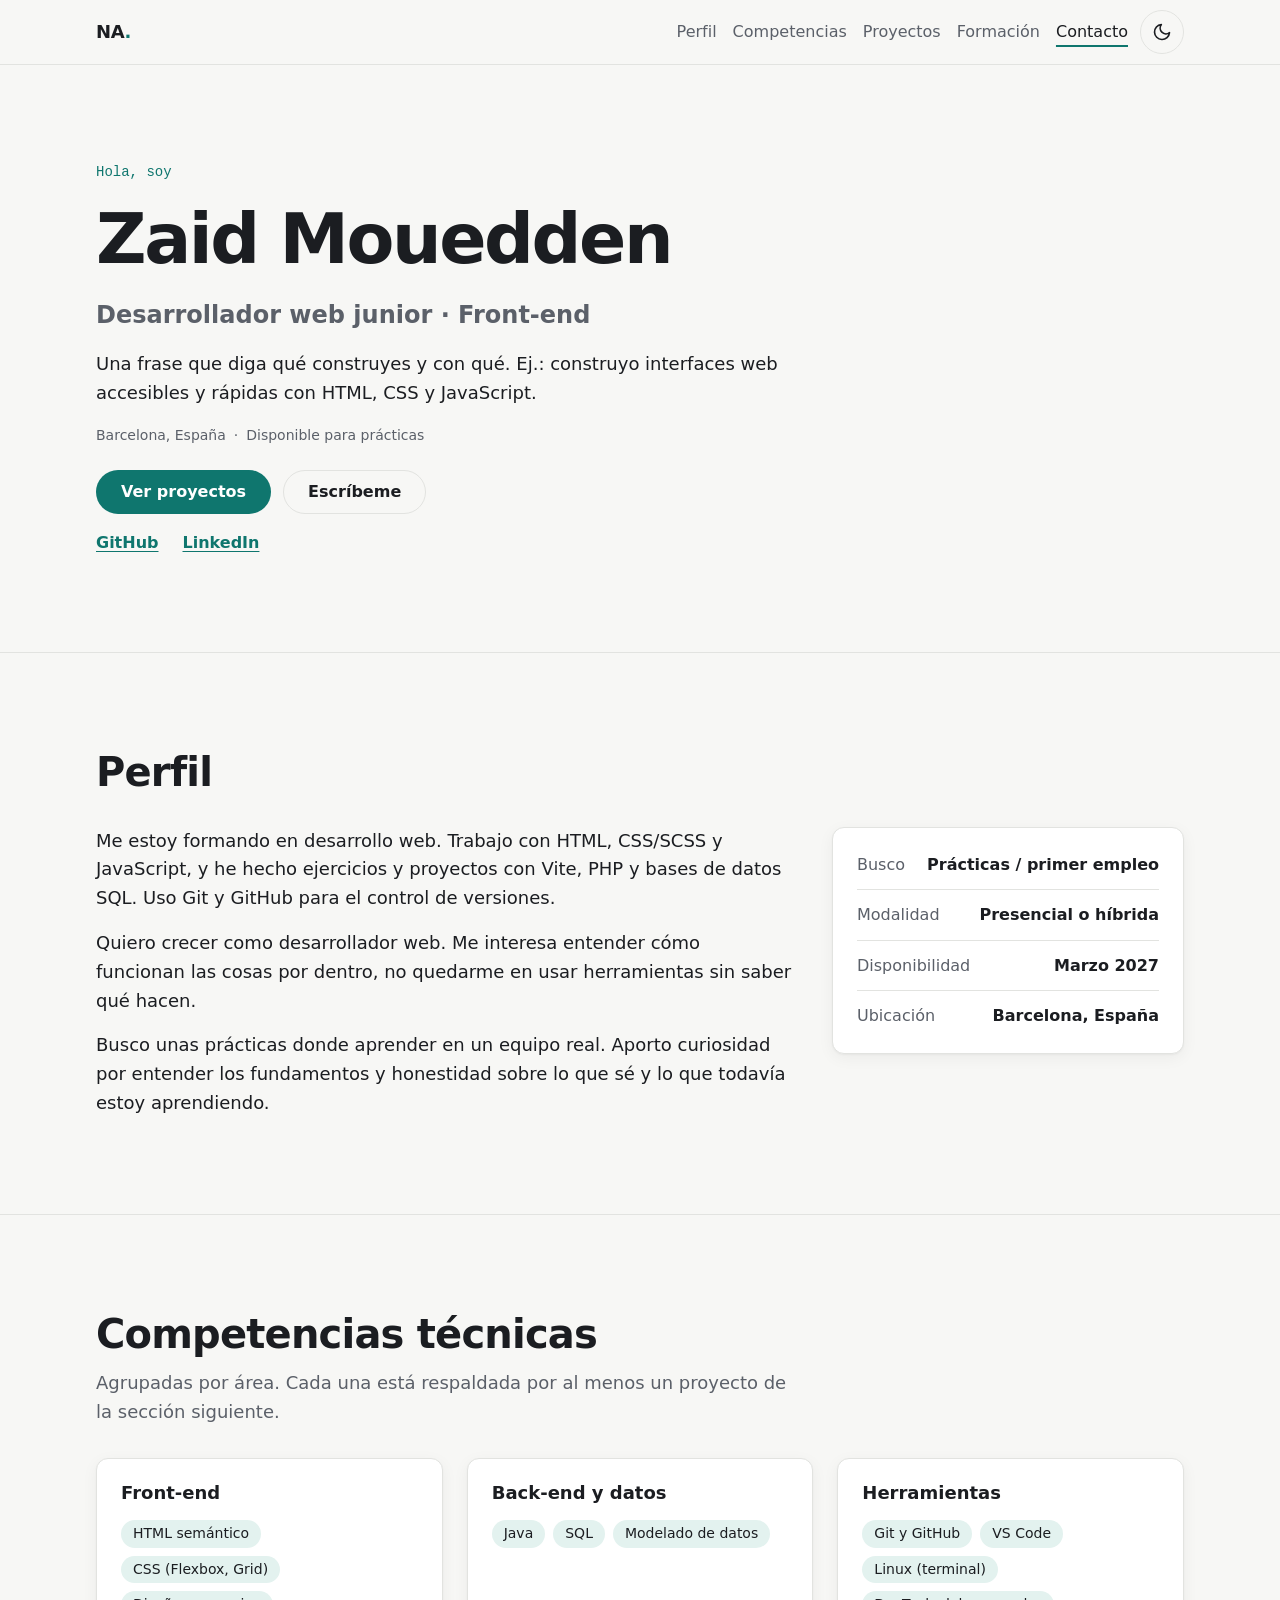
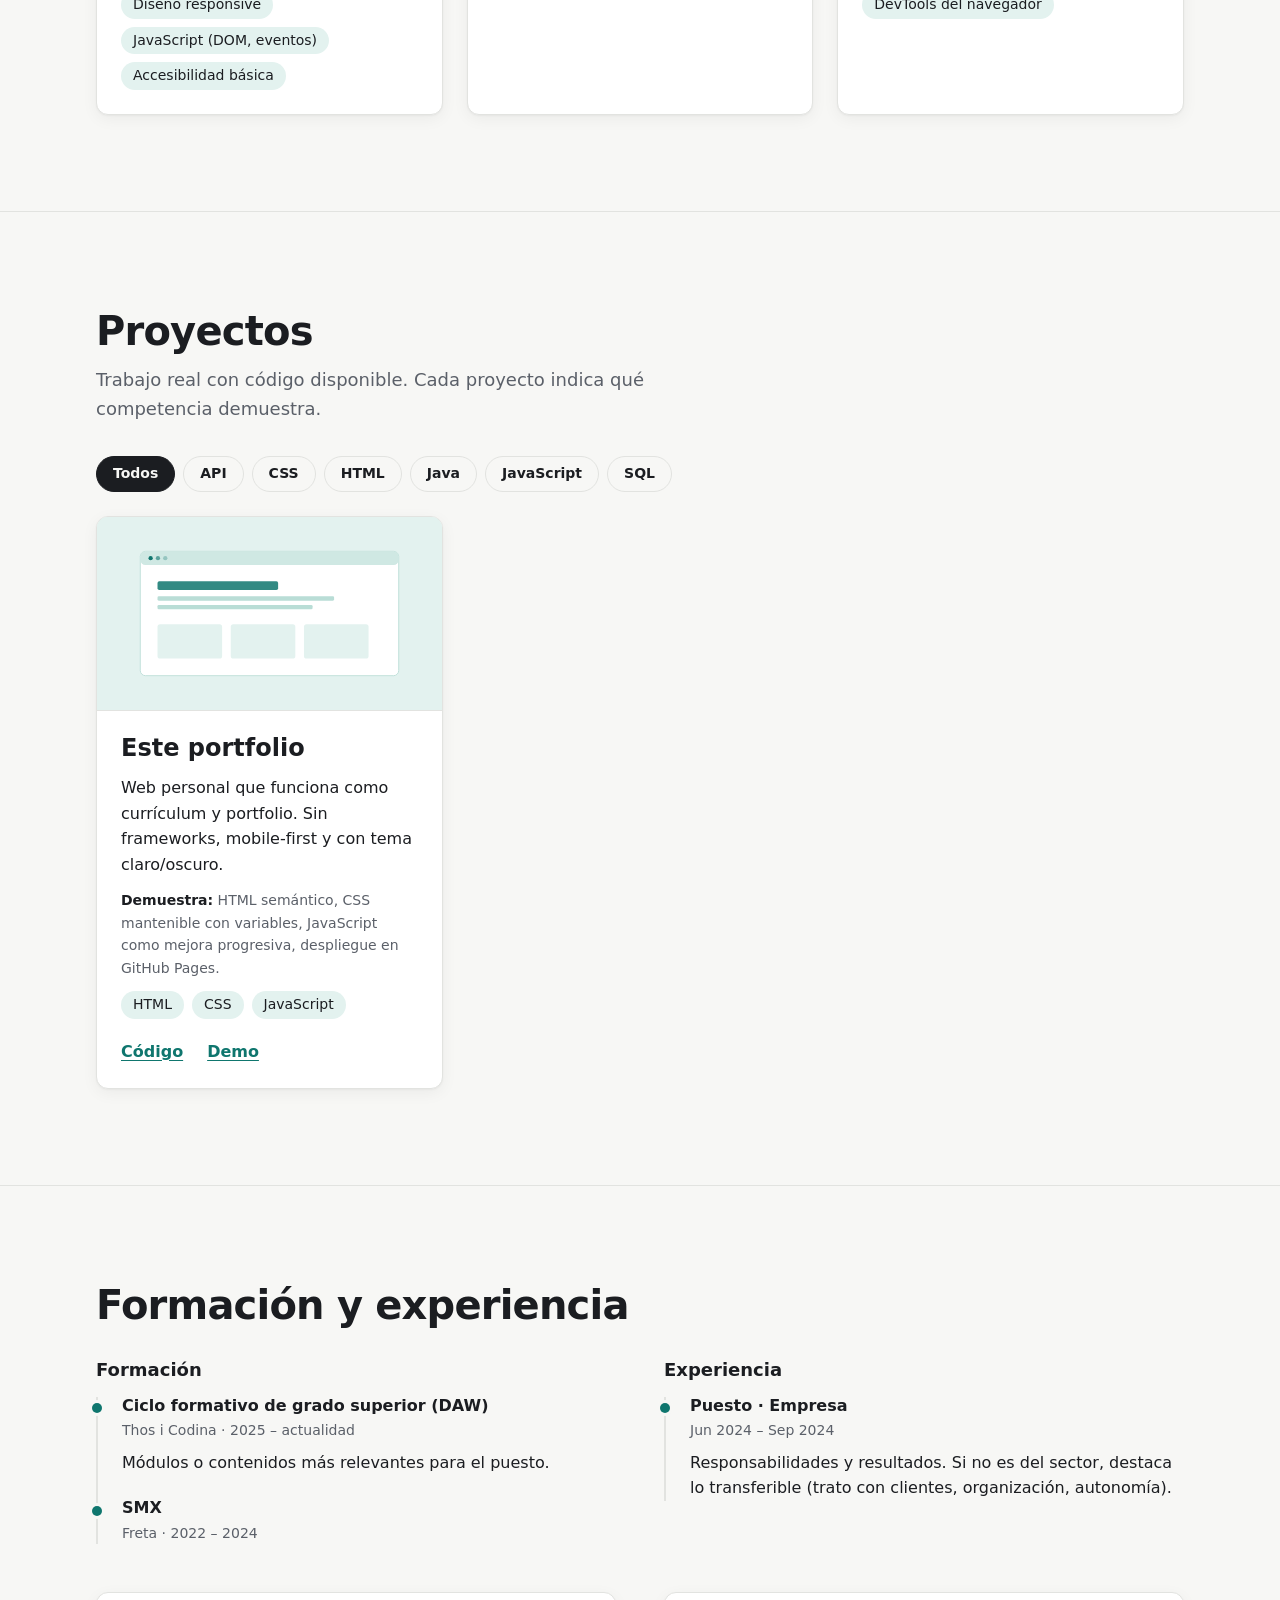
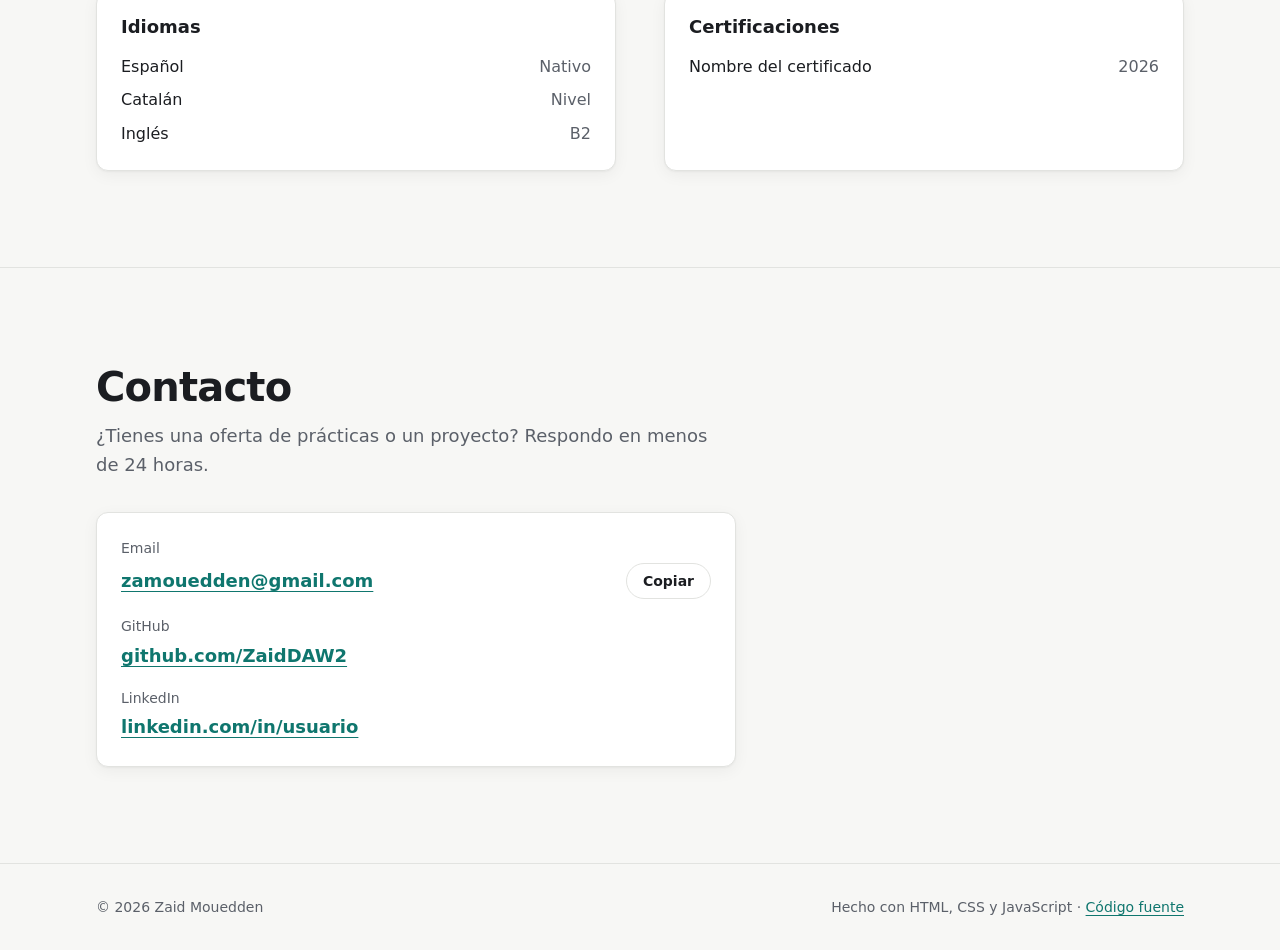
<file: portfolio/index.html>
<!doctype html>
<html lang="es">
<head>
  <meta charset="utf-8">
  <meta name="viewport" content="width=device-width, initial-scale=1">

  <!-- TODO: nombre, rol y descripción reales -->
  <title>Zaid Mouedden · Desarrollador web junior</title>
  <meta name="description" content="Portfolio y currículum de Nombre Apellido, desarrollador web junior: competencias, proyectos reales y contacto.">
  <meta name="author" content="Nombre Apellido">

  <meta property="og:type" content="website">
  <meta property="og:title" content="Nombre Apellido · Desarrollador web junior">
  <meta property="og:description" content="Competencias, proyectos reales y contacto.">
  <meta property="og:url" content="https://usuario.github.io/portfolio/">

  <meta name="color-scheme" content="light dark">
  <link rel="icon" href="assets/favicon.svg" type="image/svg+xml">

  <!-- Se ejecuta antes de pintar: activa las mejoras JS y aplica el tema sin parpadeo -->
  <script>
    (function () {
      var root = document.documentElement;
      root.classList.add("js");
      var theme = null;
      try { theme = localStorage.getItem("theme"); } catch (e) { /* almacenamiento bloqueado */ }
      if (theme !== "light" && theme !== "dark") {
        theme = window.matchMedia("(prefers-color-scheme: dark)").matches ? "dark" : "light";
      }
      root.dataset.theme = theme;
    })();
  </script>

  <link rel="stylesheet" href="css/tokens.css">
  <link rel="stylesheet" href="css/base.css">
  <link rel="stylesheet" href="css/layout.css">
  <link rel="stylesheet" href="css/components.css">
  <link rel="stylesheet" href="css/sections.css">
  <script src="js/main.js" defer></script>
</head>

<body>
  <a class="skip-link" href="#main">Saltar al contenido</a>

  <!-- ===================== CABECERA ===================== -->
  <header class="site-header">
    <div class="container site-header__inner">
      <a class="site-logo" href="#inicio">
        <span class="visually-hidden">Nombre Apellido, inicio</span>
        <span aria-hidden="true">NA<span class="site-logo__dot">.</span></span>
      </a>

      <nav class="site-nav" id="site-nav" aria-label="Principal">
        <ul class="site-nav__list">
          <li><a href="#perfil">Perfil</a></li>
          <li><a href="#competencias">Competencias</a></li>
          <li><a href="#proyectos">Proyectos</a></li>
          <li><a href="#formacion">Formación</a></li>
          <li><a href="#contacto">Contacto</a></li>
        </ul>
      </nav>

      <button class="icon-btn theme-toggle" type="button" aria-label="Tema oscuro" aria-pressed="false">
        <svg class="icon icon-moon" viewBox="0 0 24 24" width="20" height="20" aria-hidden="true" focusable="false">
          <path d="M21 12.8A9 9 0 1 1 11.2 3a7 7 0 0 0 9.8 9.8z"/>
        </svg>
        <svg class="icon icon-sun" viewBox="0 0 24 24" width="20" height="20" aria-hidden="true" focusable="false">
          <circle cx="12" cy="12" r="4"/>
          <path d="M12 2v2M12 20v2M4.9 4.9l1.4 1.4M17.7 17.7l1.4 1.4M2 12h2M20 12h2M4.9 19.1l1.4-1.4M17.7 6.3l1.4-1.4"/>
        </svg>
      </button>

      <button class="icon-btn menu-toggle" type="button" aria-expanded="false" aria-controls="site-nav">
        <span class="menu-toggle__bars" aria-hidden="true"></span>
        <span class="visually-hidden">Menú</span>
      </button>
    </div>
  </header>

  <main id="main">

    <!-- ===================== PRESENTACIÓN ===================== -->
    <section class="hero" id="inicio" aria-labelledby="hero-title">
      <div class="container hero__inner">
        <div class="hero__text">
          <p class="hero__eyebrow">Hola, soy</p>
          <h1 class="hero__title" id="hero-title">Zaid Mouedden</h1>
          <p class="hero__role">Desarrollador web junior · Front-end</p>
          <p class="hero__lead">
            Una frase que diga qué construyes y con qué. Ej.: construyo interfaces web
            accesibles y rápidas con HTML, CSS y JavaScript.
          </p>
          <p class="hero__meta">
            <span>Barcelona, España</span>
            <span aria-hidden="true">·</span>
            <span>Disponible para prácticas</span>
          </p>

          <div class="hero__actions">
            <a class="btn btn--primary" href="#proyectos">Ver proyectos</a>
            <a class="btn btn--ghost" href="mailto:tu.email@ejemplo.com">Escríbeme</a>
          </div>

          <ul class="social-list" aria-label="Perfiles externos">
            <li><a href="https://github.com/usuario" rel="me noopener" target="_blank">GitHub</a></li>
            <li><a href="https://www.linkedin.com/in/usuario" rel="me noopener" target="_blank">LinkedIn</a></li>
            <!-- Descomenta cuando subas tu CV a assets/cv.pdf -->
            <!-- <li><a href="assets/cv.pdf" download>CV en PDF</a></li> -->
          </ul>
        </div>

        <!-- Foto opcional: descomenta y añade assets/img/foto.webp (cuadrada, ~600px).
             El diseño pasa a dos columnas automáticamente. -->
        <!--
        <figure class="hero__photo">
          <img src="assets/img/foto.webp" alt="Retrato de Nombre Apellido" width="600" height="600">
        </figure>
        -->
      </div>
    </section>

    <!-- ===================== PERFIL ===================== -->
    <section class="section" id="perfil" aria-labelledby="perfil-title">
      <div class="container">
        <header class="section__header">
          <h2 class="section__title" id="perfil-title">Perfil</h2>
        </header>

        <div class="profile">
          <div class="profile__text">
            <p>Me estoy formando en desarrollo web. Trabajo con HTML, CSS/SCSS y JavaScript, y he hecho ejercicios y proyectos con Vite, PHP y bases de datos SQL. Uso Git y GitHub para el control de versiones.</p>
            <p>Quiero crecer como desarrollador web. Me interesa entender cómo funcionan las cosas por dentro, no quedarme en usar herramientas sin saber qué hacen.</p>
            <p>Busco unas prácticas donde aprender en un equipo real. Aporto curiosidad por entender los fundamentos y honestidad sobre lo que sé y lo que todavía estoy aprendiendo.</p>
          </div>

          <dl class="facts card">
            <div class="facts__row">
              <dt>Busco</dt>
              <dd>Prácticas / primer empleo</dd>
            </div>
            <div class="facts__row">
              <dt>Modalidad</dt>
              <dd>Presencial o híbrida</dd>
            </div>
            <div class="facts__row">
              <dt>Disponibilidad</dt>
              <dd><time datetime="2027-03">Marzo 2027</time></dd>
            </div>
            <div class="facts__row">
              <dt>Ubicación</dt>
              <dd>Barcelona, España</dd>
            </div>
          </dl>
        </div>
      </div>
    </section>

    <!-- ===================== COMPETENCIAS ===================== -->
    <!-- Regla del enunciado: deja solo lo que puedas explicar o demostrar con un proyecto. -->
    <section class="section" id="competencias" aria-labelledby="competencias-title">
      <div class="container">
        <header class="section__header">
          <h2 class="section__title" id="competencias-title">Competencias técnicas</h2>
          <p class="section__intro">Agrupadas por área. Cada una está respaldada por al menos un proyecto de la sección siguiente.</p>
        </header>

        <div class="grid skills">
          <article class="card skill-group">
            <h3 class="skill-group__title">Front-end</h3>
            <ul class="tag-list">
              <li class="tag">HTML semántico</li>
              <li class="tag">CSS (Flexbox, Grid)</li>
              <li class="tag">Diseño responsive</li>
              <li class="tag">JavaScript (DOM, eventos)</li>
              <li class="tag">Accesibilidad básica</li>
            </ul>
          </article>

          <article class="card skill-group">
            <h3 class="skill-group__title">Back-end y datos</h3>
            <ul class="tag-list">
              <li class="tag">Java</li>
              <li class="tag">SQL</li>
              <li class="tag">Modelado de datos</li>
            </ul>
          </article>

          <article class="card skill-group">
            <h3 class="skill-group__title">Herramientas</h3>
            <ul class="tag-list">
              <li class="tag">Git y GitHub</li>
              <li class="tag">VS Code</li>
              <li class="tag">Linux (terminal)</li>
              <li class="tag">DevTools del navegador</li>
            </ul>
          </article>
        </div>
      </div>
    </section>

    <!-- ===================== PROYECTOS ===================== -->
    <section class="section" id="proyectos" aria-labelledby="proyectos-title">
      <div class="container">
        <header class="section__header">
          <h2 class="section__title" id="proyectos-title">Proyectos</h2>
          <p class="section__intro">Trabajo real con código disponible. Cada proyecto indica qué competencia demuestra.</p>
        </header>

        <!-- Los botones de filtro se generan en JS a partir de los data-tags de cada proyecto -->
        <div class="filters" role="group" aria-label="Filtrar proyectos por tecnología" data-filters hidden></div>
        <p class="visually-hidden" aria-live="polite" data-filter-status></p>

        <div class="grid projects">
          <!--
            PLANTILLA DE PROYECTO — copia este <article> para añadir uno nuevo.
            data-tags: palabras en minúscula separadas por espacios; alimentan el filtro.
          -->
          <article class="card project" data-tags="html css javascript">
            <figure class="project__media">
              <img src="assets/img/project-placeholder.svg" alt="Captura de la página principal del portfolio" width="1600" height="900" loading="lazy">
            </figure>
            <div class="project__body">
              <h3 class="project__title">Este portfolio</h3>
              <p>Web personal que funciona como currículum y portfolio. Sin frameworks, mobile-first y con tema claro/oscuro.</p>
              <p class="project__proof"><strong>Demuestra:</strong> HTML semántico, CSS mantenible con variables, JavaScript como mejora progresiva, despliegue en GitHub Pages.</p>
              <ul class="tag-list" aria-label="Tecnologías">
                <li class="tag">HTML</li>
                <li class="tag">CSS</li>
                <li class="tag">JavaScript</li>
              </ul>
              <p class="project__links">
                <a href="https://github.com/ZaidDAW2/-DAW2_M08_ZaidMouedden/tree/portfolio">Código</a>
                <a href="https://zaiddaw2.github.io/-DAW2_M08_ZaidMouedden/#inicio">Demo</a>
              </p>
            </div>
          </article>

          <!-- Oculto hasta que desarrolle más proyectos -->
          
          <article class="card project" data-tags="javascript api" style="display: none;">
            <figure class="project__media">
              <img src="assets/img/project-placeholder.svg" alt="Captura del proyecto 2" width="1600" height="900" loading="lazy">
            </figure>
            <div class="project__body">
              <h3 class="project__title">Proyecto 2</h3>
              <p>Qué problema resuelve y para quién, en una o dos frases.</p>
              <p class="project__proof"><strong>Demuestra:</strong> la competencia concreta (p. ej. consumo de una API con fetch y gestión de errores).</p>
              <ul class="tag-list" aria-label="Tecnologías">
                <li class="tag">JavaScript</li>
                <li class="tag">API REST</li>
              </ul>
              <p class="project__links">
                <a href="https://github.com/usuario/proyecto-2">Código</a>
              </p>
            </div>
          </article>

          <article class="card project" data-tags="java sql" style="display: none;">
            <figure class="project__media">
              <img src="assets/img/project-placeholder.svg" alt="Captura del proyecto 3" width="1600" height="900" loading="lazy">
            </figure>
            <div class="project__body">
              <h3 class="project__title">Proyecto 3</h3>
              <p>Qué problema resuelve y para quién, en una o dos frases.</p>
              <p class="project__proof"><strong>Demuestra:</strong> la competencia concreta (p. ej. acceso a base de datos desde Java).</p>
              <ul class="tag-list" aria-label="Tecnologías">
                <li class="tag">Java</li>
                <li class="tag">SQL</li>
              </ul>
              <p class="project__links">
                <a href="https://github.com/usuario/proyecto-3">Código</a>
              </p>
            </div>
          </article>
        </div>
      </div>
    </section>

    <!-- ===================== FORMACIÓN Y EXPERIENCIA ===================== -->
    <section class="section" id="formacion" aria-labelledby="formacion-title">
      <div class="container">
        <header class="section__header">
          <h2 class="section__title" id="formacion-title">Formación y experiencia</h2>
        </header>

        <div class="grid resume">
          <div class="resume__col">
            <h3 class="resume__title">Formación</h3>
            <ol class="timeline">
              <li class="timeline__item">
                <h4 class="timeline__title">Ciclo formativo de grado superior (DAW)</h4>
                <p class="timeline__meta">
                  Thos i Codina · <time datetime="2025">2025</time> – actualidad
                </p>
                <p class="timeline__desc">Módulos o contenidos más relevantes para el puesto.</p>
              </li>
              <li class="timeline__item">
                <h4 class="timeline__title">SMX</h4>
                <p class="timeline__meta">
                  Freta · <time datetime="2023">2022</time> – <time datetime="2025">2024</time>
                </p>
              </li>
            </ol>
          </div>

          <div class="resume__col">
            <h3 class="resume__title">Experiencia</h3>
            <ol class="timeline">
              <li class="timeline__item">
                <h4 class="timeline__title">Puesto · Empresa</h4>
                <p class="timeline__meta">
                  <time datetime="2024-06">Jun 2024</time> – <time datetime="2024-09">Sep 2024</time>
                </p>
                <p class="timeline__desc">Responsabilidades y resultados. Si no es del sector, destaca lo transferible (trato con clientes, organización, autonomía).</p>
              </li>
            </ol>
          </div>
        </div>

        <div class="grid extras">
          <article class="card">
            <h3 class="resume__title">Idiomas</h3>
            <ul class="lang-list">
              <li><span>Español</span> <span class="lang-list__level">Nativo</span></li>
              <li><span>Catalán</span> <span class="lang-list__level">Nivel</span></li>
              <li><span>Inglés</span> <span class="lang-list__level">B2</span></li>
            </ul>
          </article>
          <article class="card">
            <h3 class="resume__title">Certificaciones</h3>
            <ul class="lang-list">
              <li><span>Nombre del certificado</span> <span class="lang-list__level"><time datetime="2026">2026</time></span></li>
            </ul>
          </article>
        </div>
      </div>
    </section>

    <!-- ===================== CONTACTO ===================== -->
    <section class="section" id="contacto" aria-labelledby="contacto-title">
      <div class="container contact">
        <header class="section__header">
          <h2 class="section__title" id="contacto-title">Contacto</h2>
          <p class="section__intro">¿Tienes una oferta de prácticas o un proyecto? Respondo en menos de 24&nbsp;horas.</p>
        </header>

        <address class="card contact__card">
          <ul class="contact-list">
            <li>
              <span class="contact-list__label">Email</span>
              <a class="contact-list__value" href="mailto:zamouedden@gmail.com">zamouedden@gmail.com</a>
              <button class="btn btn--ghost btn--sm" type="button" data-copy="tu.email@ejemplo.com" hidden>Copiar</button>
            </li>
            <li>
              <span class="contact-list__label">GitHub</span>
              <a class="contact-list__value" href="https://github.com/ZaidDAW2" rel="noopener" target="_blank">github.com/ZaidDAW2</a>
            </li>
            <li>
              <span class="contact-list__label">LinkedIn</span>
              <a class="contact-list__value" href="https://www.linkedin.com/in/usuario" rel="noopener" target="_blank">linkedin.com/in/usuario</a>
            </li>
          </ul>
        </address>
      </div>
    </section>
  </main>

  <!-- ===================== PIE ===================== -->
  <footer class="site-footer">
    <div class="container site-footer__inner">
      <p>© <span data-year>2026</span> Zaid Mouedden</p>
      <p>Hecho con HTML, CSS y JavaScript · <a href="https://github.com/usuario/portfolio">Código fuente</a></p>
    </div>
  </footer>
</body>
</html>
</file>
<file: portfolio/css/tokens.css>
/* ==========================================================================
   tokens.css — Variables de diseño (única fuente de colores, tipografía y espaciado)
   Cambia aquí la identidad visual; el resto de archivos solo usa var(--…).
   ========================================================================== */

:root {
  /* --- Tipografía --- */
  --font-sans: system-ui, -apple-system, "Segoe UI", Roboto, "Helvetica Neue", Arial, sans-serif;
  --font-mono: ui-monospace, "SFMono-Regular", Menlo, Consolas, monospace;

  /* Escala fluida: crece con el ancho de pantalla entre un mínimo y un máximo */
  --fs-sm: 0.875rem;
  --fs-base: 1rem;
  --fs-md: 1.125rem;
  --fs-lg: clamp(1.25rem, 1.1rem + 0.6vw, 1.5rem);
  --fs-xl: clamp(1.75rem, 1.4rem + 1.4vw, 2.5rem);
  --fs-2xl: clamp(2.5rem, 1.8rem + 3.2vw, 4.5rem);

  --lh-tight: 1.15;
  --lh-base: 1.6;

  /* --- Espaciado (escala de 4px) --- */
  --space-1: 0.25rem;
  --space-2: 0.5rem;
  --space-3: 0.75rem;
  --space-4: 1rem;
  --space-5: 1.5rem;
  --space-6: 2rem;
  --space-7: 3rem;
  --space-8: clamp(4rem, 3rem + 4vw, 6rem);

  /* --- Forma --- */
  --radius-sm: 6px;
  --radius: 12px;
  --radius-pill: 999px;

  /* --- Layout --- */
  --container: 72rem;
  --gutter: clamp(1rem, 0.5rem + 2vw, 2rem);
  --header-h: 4rem;

  /* --- Movimiento --- */
  --ease: cubic-bezier(0.2, 0.7, 0.2, 1);
  --dur: 200ms;
}

/* --- Tema claro (por defecto) --- */
:root,
:root[data-theme="light"] {
  --c-bg: #f7f7f5;
  --c-surface: #ffffff;
  --c-text: #1b1d21;
  --c-text-muted: #5b6069;
  --c-border: #e2e3e0;
  --c-accent: #0f766e;        /* verde azulado — contraste AA sobre blanco */
  --c-accent-contrast: #ffffff;
  --c-accent-soft: #e3f2ef;
  --shadow: 0 1px 2px rgb(0 0 0 / 0.04), 0 4px 16px rgb(0 0 0 / 0.05);
}

/* --- Tema oscuro: por preferencia del sistema si el usuario no ha elegido --- */
@media (prefers-color-scheme: dark) {
  :root:not([data-theme="light"]) {
    --c-bg: #111315;
    --c-surface: #1a1d20;
    --c-text: #eceff1;
    --c-text-muted: #a3a9b1;
    --c-border: #2b3035;
    --c-accent: #5eead4;
    --c-accent-contrast: #0b2622;
    --c-accent-soft: #15302c;
    --shadow: 0 1px 2px rgb(0 0 0 / 0.3), 0 4px 16px rgb(0 0 0 / 0.25);
  }
}

/* --- Tema oscuro: elegido manualmente con el botón --- */
:root[data-theme="dark"] {
  --c-bg: #111315;
  --c-surface: #1a1d20;
  --c-text: #eceff1;
  --c-text-muted: #a3a9b1;
  --c-border: #2b3035;
  --c-accent: #5eead4;
  --c-accent-contrast: #0b2622;
  --c-accent-soft: #15302c;
  --shadow: 0 1px 2px rgb(0 0 0 / 0.3), 0 4px 16px rgb(0 0 0 / 0.25);
}
</file>
<file: portfolio/css/base.css>
/* ==========================================================================
   base.css — Reset mínimo, estilos de elementos HTML y utilidades
   Aquí no hay clases de componentes: solo etiquetas y helpers genéricos.
   ========================================================================== */

/* --- Reset --- */
*,
*::before,
*::after {
  box-sizing: border-box;
}

* {
  margin: 0;
}

html {
  -webkit-text-size-adjust: 100%;
  text-size-adjust: 100%;
  scroll-behavior: smooth;
  /* Evita que la cabecera fija tape el título al saltar a un ancla */
  scroll-padding-top: calc(var(--header-h) + var(--space-4));
}

body {
  min-height: 100vh;
  font-family: var(--font-sans);
  font-size: var(--fs-base);
  line-height: var(--lh-base);
  color: var(--c-text);
  background-color: var(--c-bg);
  -webkit-font-smoothing: antialiased;
  transition: background-color var(--dur) var(--ease), color var(--dur) var(--ease);
}

img,
svg,
picture {
  display: block;
  max-width: 100%;
  height: auto;
}

button,
input,
textarea,
select {
  font: inherit;
  color: inherit;
}

button {
  cursor: pointer;
}

/* --- Tipografía --- */
h1,
h2,
h3,
h4 {
  line-height: var(--lh-tight);
  font-weight: 700;
  text-wrap: balance;
}

p {
  text-wrap: pretty;
}

a {
  color: var(--c-accent);
  text-underline-offset: 0.2em;
  text-decoration-thickness: 1px;
}

a:hover {
  text-decoration-thickness: 2px;
}

address {
  font-style: normal;
}

ul[class],
ol[class] {
  list-style: none;
  padding: 0;
}

/* --- Foco visible y consistente para navegación con teclado --- */
:focus-visible {
  outline: 2px solid var(--c-accent);
  outline-offset: 3px;
  border-radius: var(--radius-sm);
}

/* --- Utilidades --- */
.visually-hidden {
  position: absolute !important;
  width: 1px;
  height: 1px;
  padding: 0;
  margin: -1px;
  overflow: hidden;
  clip: rect(0 0 0 0);
  white-space: nowrap;
  border: 0;
}

.skip-link {
  position: absolute;
  top: var(--space-2);
  left: var(--space-2);
  z-index: 100;
  padding: var(--space-2) var(--space-4);
  background: var(--c-accent);
  color: var(--c-accent-contrast);
  border-radius: var(--radius-sm);
  transform: translateY(-200%);
}

.skip-link:focus {
  transform: none;
}

[hidden] {
  display: none !important;
}

/* --- Respeta a quien pide menos movimiento --- */
@media (prefers-reduced-motion: reduce) {
  html {
    scroll-behavior: auto;
  }

  *,
  *::before,
  *::after {
    animation-duration: 0.01ms !important;
    transition-duration: 0.01ms !important;
  }
}
</file>
<file: portfolio/css/layout.css>
/* ==========================================================================
   layout.css — Estructura de página: contenedor, rejilla, cabecera, pie
   Mobile-first: los estilos base son para móvil; los @media añaden columnas.
   Breakpoints: 40em (~640px) · 48em (~768px, menú horizontal) · 64em (~1024px)
   ========================================================================== */

.container {
  width: 100%;
  max-width: var(--container);
  margin-inline: auto;
  padding-inline: var(--gutter);
}

/* Rejilla genérica: una columna en móvil; cada sección define sus columnas */
.grid {
  display: grid;
  gap: var(--space-5);
}

/* ---------- Cabecera ---------- */
.site-header {
  position: sticky;
  top: 0;
  z-index: 50;
  background: color-mix(in srgb, var(--c-bg) 85%, transparent);
  backdrop-filter: blur(10px);
  -webkit-backdrop-filter: blur(10px);
  border-bottom: 1px solid var(--c-border);
}

.site-header__inner {
  display: flex;
  align-items: center;
  gap: var(--space-3);
  min-height: var(--header-h);
}

.site-logo {
  margin-right: auto;
  font-weight: 800;
  font-size: var(--fs-md);
  letter-spacing: -0.02em;
  color: var(--c-text);
  text-decoration: none;
}

.site-logo__dot {
  color: var(--c-accent);
}

/* ---------- Navegación ---------- */
.site-nav__list {
  display: flex;
  flex-wrap: wrap;
  gap: var(--space-1) var(--space-4);
}

.site-nav a {
  display: block;
  padding: var(--space-2) 0;
  color: var(--c-text-muted);
  text-decoration: none;
  font-weight: 500;
}

.site-nav a:hover,
.site-nav a[aria-current="true"] {
  color: var(--c-text);
}

.site-nav a[aria-current="true"] {
  text-decoration: underline;
  text-decoration-color: var(--c-accent);
  text-decoration-thickness: 2px;
  text-underline-offset: 0.5em;
}

/* Sin JS: el menú se muestra siempre (se envuelve bajo el logo en móvil).
   Con JS (.js en <html>): en móvil se convierte en panel desplegable. */
.site-header .menu-toggle {
  display: none;
}

.site-header__inner {
  flex-wrap: wrap;
}

@media (max-width: 47.99em) {
  .js .site-header__inner {
    flex-wrap: nowrap;
  }

  .js .site-header .menu-toggle {
    display: inline-flex;
  }

  .js .site-nav {
    position: absolute;
    top: 100%;
    left: 0;
    right: 0;
    background: var(--c-surface);
    border-bottom: 1px solid var(--c-border);
    box-shadow: var(--shadow);
    padding: var(--space-2) var(--gutter) var(--space-4);
    display: none;
  }

  .js .site-nav.is-open {
    display: block;
  }

  .js .site-nav__list {
    flex-direction: column;
    gap: 0;
  }

  .js .site-nav a {
    padding: var(--space-3) 0;
    border-bottom: 1px solid var(--c-border);
  }
}

@media (min-width: 48em) {
  .site-header__inner {
    flex-wrap: nowrap;
  }
}

/* ---------- Secciones ---------- */
.section {
  padding-block: var(--space-8);
  border-top: 1px solid var(--c-border);
}

.section__header {
  max-width: 44rem;
  margin-bottom: var(--space-6);
}

.section__title {
  font-size: var(--fs-xl);
  letter-spacing: -0.02em;
}

.section__intro {
  margin-top: var(--space-3);
  color: var(--c-text-muted);
  font-size: var(--fs-md);
}

/* ---------- Pie ---------- */
.site-footer {
  padding-block: var(--space-6);
  border-top: 1px solid var(--c-border);
  color: var(--c-text-muted);
  font-size: var(--fs-sm);
}

.site-footer__inner {
  display: flex;
  flex-wrap: wrap;
  justify-content: space-between;
  gap: var(--space-2) var(--space-5);
}
</file>
<file: portfolio/css/components.css>
/* ==========================================================================
   components.css — Piezas reutilizables en cualquier sección
   Nomenclatura BEM: .bloque, .bloque__elemento, .bloque--modificador
   ========================================================================== */

/* ---------- Botón ---------- */
.btn {
  display: inline-flex;
  align-items: center;
  justify-content: center;
  gap: var(--space-2);
  min-height: 2.75rem;           /* objetivo táctil ≥ 44px */
  padding: var(--space-2) var(--space-5);
  border: 1px solid transparent;
  border-radius: var(--radius-pill);
  font-weight: 600;
  text-decoration: none;
  line-height: 1.2;
  transition: background-color var(--dur) var(--ease), border-color var(--dur) var(--ease),
    transform var(--dur) var(--ease);
}

.btn:active {
  transform: translateY(1px);
}

.btn--primary {
  background: var(--c-accent);
  color: var(--c-accent-contrast);
}

.btn--primary:hover {
  background: color-mix(in srgb, var(--c-accent) 85%, var(--c-text));
}

.btn--ghost {
  background: transparent;
  border-color: var(--c-border);
  color: var(--c-text);
}

.btn--ghost:hover {
  border-color: var(--c-accent);
}

.btn--sm {
  min-height: 2.25rem;
  padding: var(--space-1) var(--space-4);
  font-size: var(--fs-sm);
}

/* ---------- Botón de icono (tema, menú) ---------- */
.icon-btn {
  display: inline-flex;
  align-items: center;
  justify-content: center;
  width: 2.75rem;
  height: 2.75rem;
  padding: 0;
  background: transparent;
  border: 1px solid var(--c-border);
  border-radius: var(--radius-pill);
  color: var(--c-text);
}

.icon-btn:hover {
  border-color: var(--c-accent);
}

.icon {
  fill: none;
  stroke: currentColor;
  stroke-width: 2;
  stroke-linecap: round;
  stroke-linejoin: round;
}

/* Muestra el icono del tema al que se cambiará */
.icon-sun,
[data-theme="dark"] .icon-moon {
  display: none;
}

[data-theme="dark"] .icon-sun {
  display: block;
}

/* Sin JS el botón de tema no hace nada: se oculta */
html:not(.js) .theme-toggle {
  display: none;
}

/* Hamburguesa dibujada con CSS: 3 barras que se convierten en X */
.menu-toggle__bars,
.menu-toggle__bars::before,
.menu-toggle__bars::after {
  display: block;
  width: 1.125rem;
  height: 2px;
  background: currentColor;
  border-radius: 2px;
  transition: transform var(--dur) var(--ease), background-color var(--dur) var(--ease);
}

.menu-toggle__bars {
  position: relative;
}

.menu-toggle__bars::before,
.menu-toggle__bars::after {
  content: "";
  position: absolute;
  left: 0;
}

.menu-toggle__bars::before { top: -6px; }
.menu-toggle__bars::after  { top: 6px; }

.menu-toggle[aria-expanded="true"] .menu-toggle__bars {
  background: transparent;
}

.menu-toggle[aria-expanded="true"] .menu-toggle__bars::before {
  transform: translateY(6px) rotate(45deg);
}

.menu-toggle[aria-expanded="true"] .menu-toggle__bars::after {
  transform: translateY(-6px) rotate(-45deg);
}

/* ---------- Tarjeta ---------- */
.card {
  background: var(--c-surface);
  border: 1px solid var(--c-border);
  border-radius: var(--radius);
  padding: var(--space-5);
  box-shadow: var(--shadow);
}

/* ---------- Etiquetas (tags) ---------- */
.tag-list {
  display: flex;
  flex-wrap: wrap;
  gap: var(--space-2);
}

.tag {
  padding: var(--space-1) var(--space-3);
  background: var(--c-accent-soft);
  color: var(--c-text);
  border-radius: var(--radius-pill);
  font-size: var(--fs-sm);
  line-height: 1.4;
}

/* ---------- Lista de enlaces sociales ---------- */
.social-list {
  display: flex;
  flex-wrap: wrap;
  gap: var(--space-2) var(--space-5);
}

.social-list a {
  font-weight: 600;
}

/* ---------- Filtros de proyectos ---------- */
.filters {
  display: flex;
  flex-wrap: wrap;
  gap: var(--space-2);
  margin-bottom: var(--space-5);
}

.filters .btn[aria-pressed="true"] {
  background: var(--c-text);
  border-color: var(--c-text);
  color: var(--c-bg);
}
</file>
<file: portfolio/css/sections.css>
/* ==========================================================================
   sections.css — Estilos propios de cada sección, en el orden del HTML
   ========================================================================== */

/* ---------- Presentación (hero) ---------- */
.hero {
  padding-block: var(--space-8);
}

.hero__inner {
  display: grid;
  gap: var(--space-6);
  align-items: center;
}

/* Si hay foto, dos columnas en escritorio */
@media (min-width: 64em) {
  .hero__inner:has(.hero__photo) {
    grid-template-columns: 1.6fr 1fr;
  }
}

.hero__text {
  display: grid;
  gap: var(--space-4);
  max-width: 44rem;
}

.hero__eyebrow {
  font-family: var(--font-mono);
  font-size: var(--fs-sm);
  color: var(--c-accent);
}

.hero__title {
  font-size: var(--fs-2xl);
  letter-spacing: -0.035em;
}

.hero__role {
  font-size: var(--fs-lg);
  font-weight: 600;
  color: var(--c-text-muted);
}

.hero__lead {
  font-size: var(--fs-md);
}

.hero__meta {
  display: flex;
  flex-wrap: wrap;
  gap: var(--space-2);
  color: var(--c-text-muted);
  font-size: var(--fs-sm);
}

.hero__actions {
  display: flex;
  flex-wrap: wrap;
  gap: var(--space-3);
  margin-top: var(--space-2);
}

.hero__photo img {
  width: 100%;
  max-width: 22rem;
  aspect-ratio: 1;
  object-fit: cover;
  border-radius: var(--radius);
  margin-inline: auto;
}

/* ---------- Perfil ---------- */
.profile {
  display: grid;
  gap: var(--space-6);
}

.profile__text {
  display: grid;
  gap: var(--space-4);
  max-width: 44rem;
  font-size: var(--fs-md);
}

.facts {
  display: grid;
  gap: var(--space-3);
  align-self: start;
}

.facts__row {
  display: flex;
  justify-content: space-between;
  gap: var(--space-4);
  padding-bottom: var(--space-3);
  border-bottom: 1px solid var(--c-border);
}

.facts__row:last-child {
  padding-bottom: 0;
  border-bottom: 0;
}

.facts dt {
  color: var(--c-text-muted);
}

.facts dd {
  font-weight: 600;
  text-align: right;
}

@media (min-width: 64em) {
  .profile {
    grid-template-columns: 2fr 1fr;
  }
}

/* ---------- Competencias ---------- */
.skill-group__title {
  font-size: var(--fs-md);
  margin-bottom: var(--space-4);
}

@media (min-width: 40em) {
  .skills {
    grid-template-columns: repeat(2, 1fr);
  }
}

@media (min-width: 64em) {
  .skills {
    grid-template-columns: repeat(3, 1fr);
  }
}

/* ---------- Proyectos ---------- */
.project {
  display: flex;
  flex-direction: column;
  padding: 0;
  overflow: hidden;
}

.project__media {
  aspect-ratio: 16 / 9;
  background: var(--c-accent-soft);
  border-bottom: 1px solid var(--c-border);
}

.project__media img {
  width: 100%;
  height: 100%;
  object-fit: cover;
}

.project__body {
  display: flex;
  flex-direction: column;
  gap: var(--space-3);
  flex: 1;
  padding: var(--space-5);
}

.project__title {
  font-size: var(--fs-lg);
}

.project__proof {
  font-size: var(--fs-sm);
  color: var(--c-text-muted);
}

.project__proof strong {
  color: var(--c-text);
}

.project__links {
  display: flex;
  gap: var(--space-5);
  margin-top: auto;              /* empuja los enlaces al fondo de la tarjeta */
  padding-top: var(--space-2);
  font-weight: 600;
}

@media (min-width: 40em) {
  .projects {
    grid-template-columns: repeat(2, 1fr);
  }
}

@media (min-width: 64em) {
  .projects {
    grid-template-columns: repeat(3, 1fr);
  }
}

/* ---------- Formación y experiencia ---------- */
.resume__title {
  font-size: var(--fs-md);
  margin-bottom: var(--space-4);
}

.timeline {
  display: grid;
  gap: var(--space-5);
  border-left: 2px solid var(--c-border);
  padding-left: var(--space-5) !important;
}

.timeline__item {
  position: relative;
}

/* Punto sobre la línea vertical */
.timeline__item::before {
  content: "";
  position: absolute;
  left: calc(-1 * var(--space-5) - 6px);
  top: 0.4em;
  width: 10px;
  height: 10px;
  border-radius: 50%;
  background: var(--c-accent);
  box-shadow: 0 0 0 3px var(--c-bg);
}

.timeline__title {
  font-size: var(--fs-base);
}

.timeline__meta {
  margin-top: var(--space-1);
  color: var(--c-text-muted);
  font-size: var(--fs-sm);
}

.timeline__desc {
  margin-top: var(--space-2);
}

.extras {
  margin-top: var(--space-7);
}

.lang-list {
  display: grid;
  gap: var(--space-2);
}

.lang-list li {
  display: flex;
  justify-content: space-between;
  gap: var(--space-4);
}

.lang-list__level {
  color: var(--c-text-muted);
}

@media (min-width: 48em) {
  .resume,
  .extras {
    grid-template-columns: repeat(2, 1fr);
    gap: var(--space-7);
  }
}

/* ---------- Contacto ---------- */
.contact__card {
  max-width: 40rem;
}

.contact-list {
  display: grid;
  gap: var(--space-4);
}

.contact-list li {
  display: grid;
  grid-template-columns: 1fr auto;
  align-items: center;
  gap: var(--space-1) var(--space-3);
}

.contact-list__label {
  grid-column: 1 / -1;
  font-size: var(--fs-sm);
  color: var(--c-text-muted);
}

.contact-list__value {
  font-weight: 600;
  font-size: var(--fs-md);
  overflow-wrap: anywhere;
}

/* ---------- Impresión: la web también sirve como CV en papel ---------- */
@media print {
  .site-header,
  .skip-link,
  .hero__actions,
  .filters,
  .project__media,
  [data-copy] {
    display: none !important;
  }

  .section {
    padding-block: var(--space-5);
    break-inside: avoid;
  }

  .card {
    box-shadow: none;
  }
}
</file>
